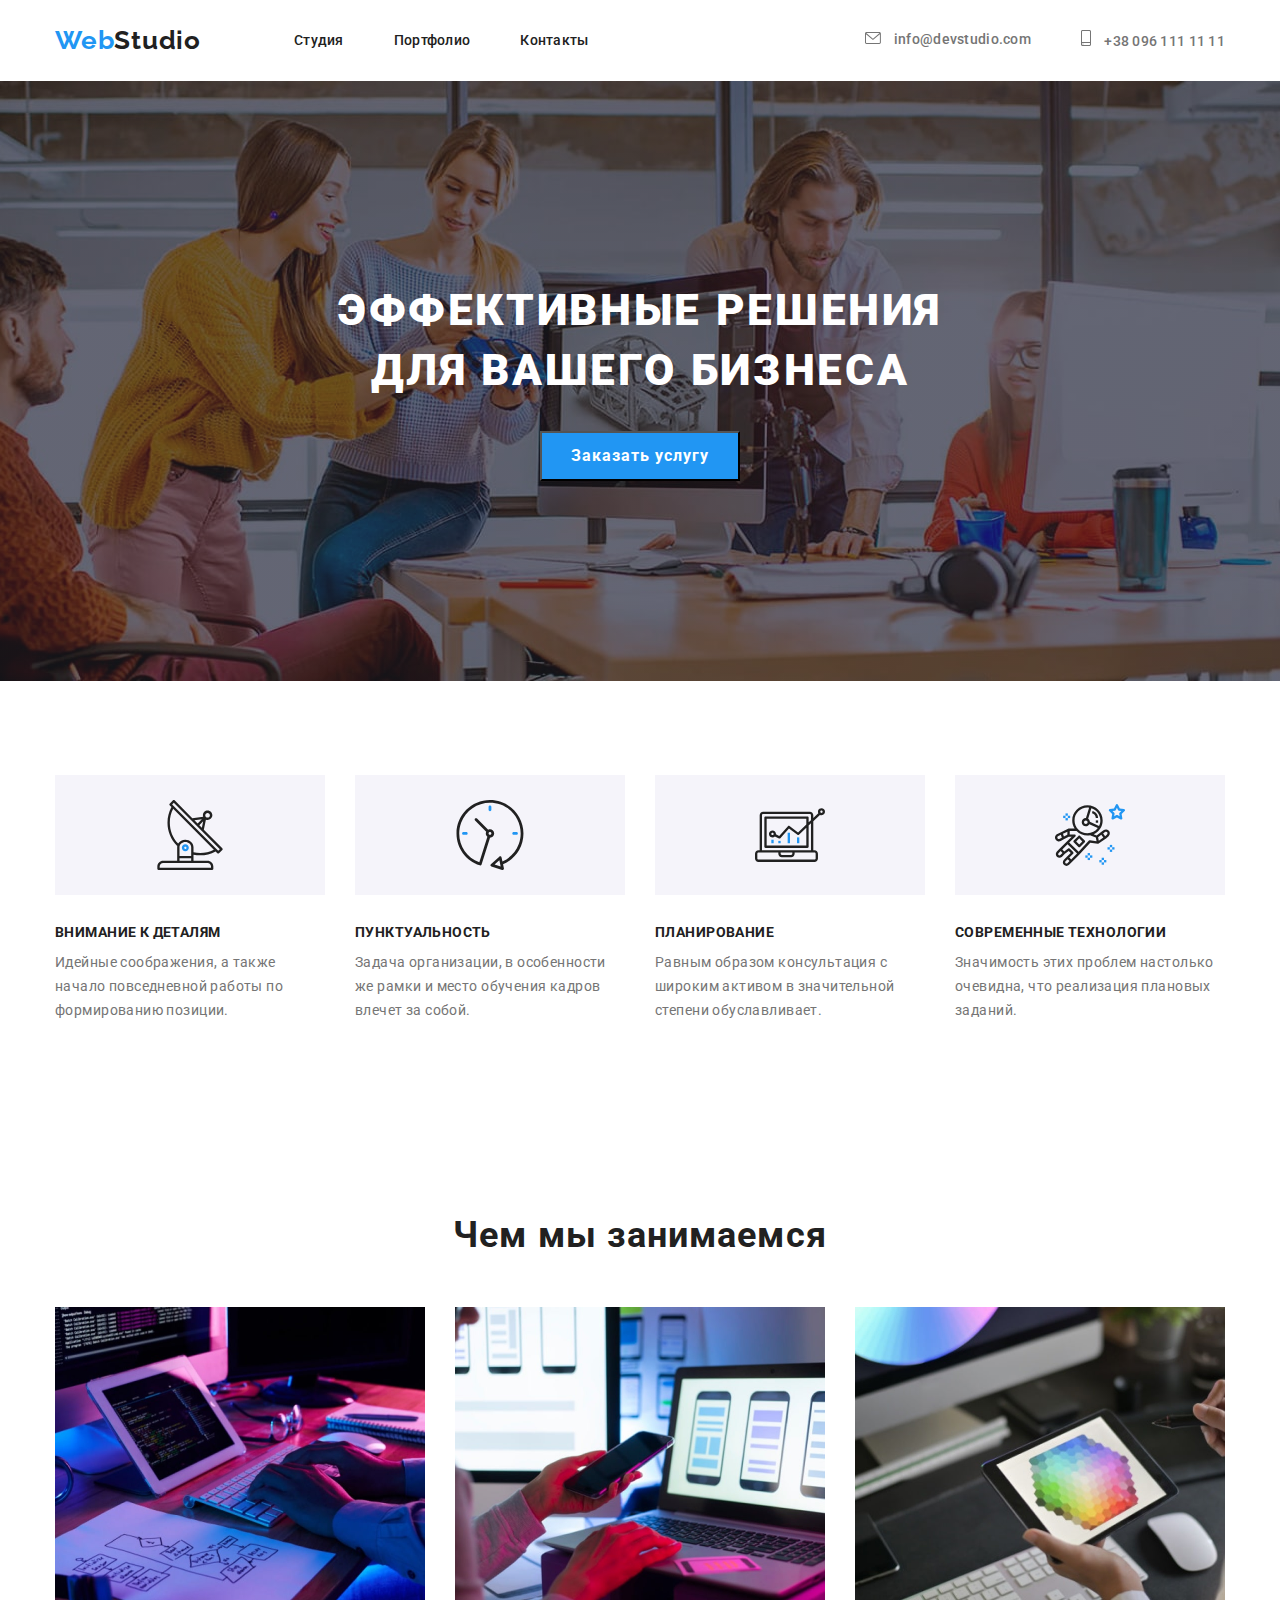
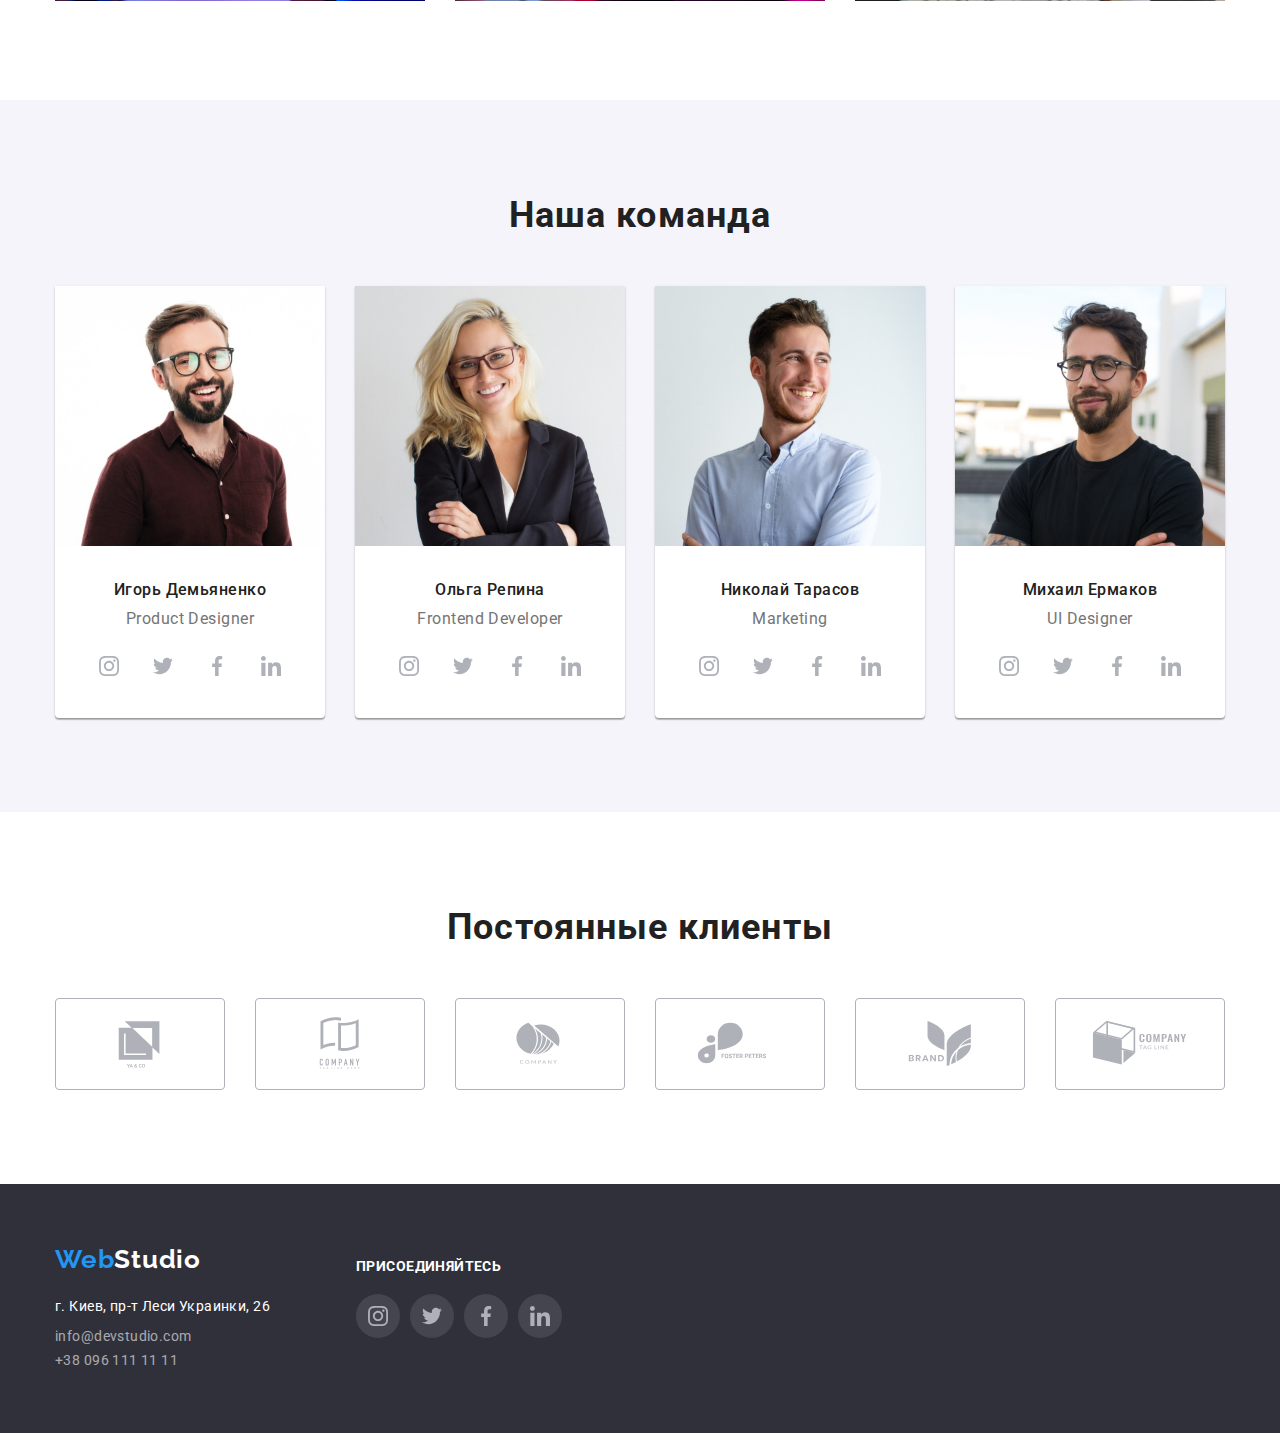
<file: index.html>
<!DOCTYPE html>
<html lang="ru">
  <head>
    <meta charset="UTF-8" />
    <meta http-equiv="X-UA-Compatible" content="IE=edge" />
    <meta name="viewport" content="width=device-width, initial-scale=1.0" />
    <title>WebStudio</title>
    <link rel="preconnect" href="https://fonts.googleapis.com" />
    <link rel="preconnect" href="https://fonts.gstatic.com" crossorigin />
    <link
      href="https://fonts.googleapis.com/css2?family=Raleway:wght@700&family=Roboto:wght@400;500;700;900&display=swap"
      rel="stylesheet"
    />
    <link
      rel="stylesheet"
      href="https://cdnjs.cloudflare.com/ajax/libs/modern-normalize/1.1.0/modern-normalize.min.css"
    />
    <link rel="stylesheet" href="./css/styles.css" />
  </head>
  <body>
    <!-- header -->
    <header class="header">
      <div class="container">
        <a href="./index.html" class="header-logo-web"
          >Web<span class="header-logo">Studio</span></a
        >
        <nav class="site-nav">
          <ul class="site-nav-list list">
            <li class="site-nav-item">
              <a href="./index.html" class="site-nav-link">Студия</a>
            </li>
            <li class="site-nav-item">
              <a href="./portfolio.html" class="site-nav-link">Портфолио</a>
            </li>
            <li class="site-nav-item">
              <a href="Контакты" class="site-nav-link">Контакты</a>
            </li>
          </ul>
        </nav>
        <!-- <div class="container"> -->
        <ul class="header-list list">
          <li class="header-list-item">
            <a href="mailto:info@devstudio.com" class="header-list-link">
              <svg class="icon-email">
                <use href="./images/icons.svg#icon-email"></use>
              </svg>
              info@devstudio.com</a
            >
          </li>
          <li class="header-list-item">
            <a href="tel:+380961111111" class="header-list-link">
              <svg class="icon-phone">
                <use href="./images/icons.svg#icon-smartphone"></use>
              </svg>
              +38 096 111 11 11</a
            >
          </li>
        </ul>
      </div>
    </header>
    <!-- main contener -->
    <main>
      <!-- heading -->
      <section class="hero section">
        <div class="container hero-container">
          <h1 class="hero-title">Эффективные решения для вашего бизнеса</h1>
          <button type="button" class="hero-button">Заказать услугу</button>
        </div>
      </section>
      <!-- about company -->
      <section class="company section">
        <div class="container">
          <ul class="company-list list">
            <!-- attention to detail -->
            <li class="company-item">
              <div class="details">
                <svg class="details-icon">
                  <use href="./images/icons.svg#icon-antenna"></use>
                </svg>
              </div>
              <h3 class="company-title">Внимание к деталям</h3>
              <p class="company-text">
                Идейные соображения, а также начало повседневной работы по формированию позиции.
              </p>
            </li>
            <!-- punctuality -->
            <li class="company-item">
              <div class="details">
                <svg class="details-icon">
                  <use href="./images/icons.svg#icon-clock"></use>
                </svg>
              </div>
              <h3 class="company-title">Пунктуальность</h3>
              <p class="company-text">
                Задача организации, в особенности же рамки и место обучения кадров влечет за собой.
              </p>
            </li>
            <!-- planning -->
            <li class="company-item">
              <div class="details">
                <svg class="details-icon">
                  <use href="./images/icons.svg#icon-diagram"></use>
                </svg>
              </div>
              <h3 class="company-title">Планирование</h3>
              <p class="company-text">
                Равным образом консультация с широким активом в значительной степени обуславливает.
              </p>
            </li>
            <!-- modern technologies -->
            <li class="company-item">
              <div class="details">
                <svg class="details-icon">
                  <use href="./images/icons.svg#icon-astronaut"></use>
                </svg>
              </div>
              <h3 class="company-title">Современные технологии</h3>
              <p class="company-text">
                Значимость этих проблем настолько очевидна, что реализация плановых заданий.
              </p>
            </li>
          </ul>
        </div>
      </section>
      <!-- pichers -->
      <section class="pichers section">
        <div class="container">
          <h2 class="pichers-title">Чем мы занимаемся</h2>
          <ul class="pichers-list list">
            <li class="pichers-foto">
              <img src="./images/image1.jpg" alt="дизайн сайтов" width="370" height="294" />
            </li>
            <li class="pichers-foto">
              <img src="./images/image2.jpg" alt="верстка сайтов" width="370" height="294" />
            </li>
            <li class="pichers-foto">
              <img src="./images/image3.jpg" alt="адаптация сайтов" width="370" height="294" />
            </li>
          </ul>
        </div>
      </section>
      <!-- team -->
      <section class="team section">
        <div class="container">
          <h2 class="team-title">Наша команда</h2>
          <ul class="team-list list">
            <!-- igor -->
            <li class="team-list-item">
              <img
                class="team-foto"
                src="./images/image4.jpg"
                alt="фото Игоря"
                width="270"
                height="260"
              />
              <h3 class="team-item">Игорь Демьяненко</h3>
              <p class="team-text">Product Designer</p>
              <div>
                <ul class="team-social-list list">
                  <li class="team-social-item">
                    <a class="team-social-link" href="">
                      <svg class="team-social-icon">
                        <use href="./images/icons.svg#icon-instagram"></use>
                      </svg>
                    </a>
                  </li>
                  <li class="team-social-item">
                    <a class="team-social-link" href="">
                      <svg class="team-social-icon">
                        <use href="./images/icons.svg#icon-twitter"></use>
                      </svg>
                    </a>
                  </li>
                  <li class="team-social-item">
                    <a class="team-social-link" href="">
                      <svg class="team-social-icon">
                        <use href="./images/icons.svg#icon-facebook"></use>
                      </svg>
                    </a>
                  </li>
                  <li class="team-social-item">
                    <a class="team-social-link" href="">
                      <svg class="team-social-icon">
                        <use href="./images/icons.svg#icon-linkedin"></use>
                      </svg>
                    </a>
                  </li>
                </ul>
              </div>
            </li>
            <!-- olga -->
            <li class="team-list-item">
              <img
                class="team-foto"
                src="./images/image5.jpg"
                alt="фото Ольги"
                width="270"
                height="260"
              />
              <h3 class="team-item">Ольга Репина</h3>
              <p class="team-text">Frontend Developer</p>
              <div>
                <ul class="team-social-list list">
                  <li class="team-social-item">
                    <a class="team-social-link" href="">
                      <svg class="team-social-icon">
                        <use href="./images/icons.svg#icon-instagram"></use>
                      </svg>
                    </a>
                  </li>
                  <li class="team-social-item">
                    <a class="team-social-link" href="">
                      <svg class="team-social-icon">
                        <use href="./images/icons.svg#icon-twitter"></use>
                      </svg>
                    </a>
                  </li>
                  <li class="team-social-item">
                    <a class="team-social-link" href="">
                      <svg class="team-social-icon">
                        <use href="./images/icons.svg#icon-facebook"></use>
                      </svg>
                    </a>
                  </li>
                  <li class="team-social-item">
                    <a class="team-social-link" href="">
                      <svg class="team-social-icon">
                        <use href="./images/icons.svg#icon-linkedin"></use>
                      </svg>
                    </a>
                  </li>
                </ul>
              </div>
            </li>
            <!-- nikolay -->
            <li class="team-list-item">
              <img
                class="team-foto"
                src="./images/image6.jpg"
                alt="фото Николая"
                width="270"
                height="260"
              />
              <h3 class="team-item">Николай Тарасов</h3>
              <p class="team-text">Marketing</p>
              <div>
                <ul class="team-social-list list">
                  <li class="team-social-item">
                    <a class="team-social-link" href="">
                      <svg class="team-social-icon">
                        <use href="./images/icons.svg#icon-instagram"></use>
                      </svg>
                    </a>
                  </li>
                  <li class="team-social-item">
                    <a class="team-social-link" href="">
                      <svg class="team-social-icon">
                        <use href="./images/icons.svg#icon-twitter"></use>
                      </svg>
                    </a>
                  </li>
                  <li class="team-social-item">
                    <a class="team-social-link" href="">
                      <svg class="team-social-icon">
                        <use href="./images/icons.svg#icon-facebook"></use>
                      </svg>
                    </a>
                  </li>
                  <li class="team-social-item">
                    <a class="team-social-link" href="">
                      <svg class="team-social-icon">
                        <use href="./images/icons.svg#icon-linkedin"></use>
                      </svg>
                    </a>
                  </li>
                </ul>
              </div>
            </li>
            <!-- mihail -->
            <li class="team-list-item">
              <img
                class="team-foto"
                src="./images/image7.jpg"
                alt="фото Михаила"
                width="270"
                height="260"
              />
              <h3 class="team-item">Михаил Ермаков</h3>
              <p class="team-text">UI Designer</p>
              <div>
                <ul class="team-social-list list">
                  <li class="team-social-item">
                    <a class="team-social-link" href="">
                      <svg class="team-social-icon">
                        <use href="./images/icons.svg#icon-instagram"></use>
                      </svg>
                    </a>
                  </li>
                  <li class="team-social-item">
                    <a class="team-social-link" href="">
                      <svg class="team-social-icon">
                        <use href="./images/icons.svg#icon-twitter"></use>
                      </svg>
                    </a>
                  </li>
                  <li class="team-social-item">
                    <a class="team-social-link" href="">
                      <svg class="team-social-icon">
                        <use href="./images/icons.svg#icon-facebook"></use>
                      </svg>
                    </a>
                  </li>
                  <li class="team-social-item">
                    <a class="team-social-link" href="">
                      <svg class="team-social-icon">
                        <use href="./images/icons.svg#icon-linkedin"></use>
                      </svg>
                    </a>
                  </li>
                </ul>
              </div>
            </li>
          </ul>
        </div>
      </section>
      <!-- partners -->
      <section class="partners section">
        <div class="container">
          <h2 class="partners-title">Постоянные клиенты</h2>
          <ul class="partners-list list">
            <li class="partners-list-item">
              <a class="partners-link" href="">
                <svg class="partners-logo">
                  <use href="./images/icons.svg#icon-logo1"></use>
                </svg>
              </a>
            </li>
            <li class="partners-list-item">
              <a class="partners-link" href="">
                <svg class="partners-logo">
                  <use href="./images/icons.svg#icon-logo2"></use>
                </svg>
              </a>
            </li>
            <li class="partners-list-item">
              <a class="partners-link" href="">
                <svg class="partners-logo">
                  <use href="./images/icons.svg#icon-logo3"></use>
                </svg>
              </a>
            </li>
            <li class="partners-list-item">
              <a class="partners-link" href="">
                <svg class="partners-logo">
                  <use href="./images/icons.svg#icon-logo4"></use>
                </svg>
              </a>
            </li>
            <li class="partners-list-item">
              <a class="partners-link" href="">
                <svg class="partners-logo">
                  <use href="./images/icons.svg#icon-logo5"></use>
                </svg>
              </a>
            </li>
            <li class="partners-list-item">
              <a class="partners-link" href="">
                <svg class="partners-logo">
                  <use href="./images/icons.svg#icon-logo6"></use>
                </svg>
              </a>
            </li>
          </ul>
        </div>
      </section>
    </main>
    <!-- footer -->
    <footer class="footer">
      <div class="container">
        <div class="footer-container">
          <a href="./index.html" class="footer-logo-web"
            >Web<span class="footer-logo">Studio</span></a
          >
          <address class="footer-address">г. Киев, пр-т Леси Украинки, 26</address>
          <a href="mailto:info@devstudio.com" class="footer-link">info@devstudio.com</a>
          <div>
            <a href="tel:+380961111111" class="footer-link footer-link-phone">+38 096 111 11 11</a>
          </div>
        </div>
        <div class="conect container">
          <div>
            <h3 class="conect-title">присоединяйтесь</h3>
            <ul class="conect-social-list list">
              <li class="conect-social-item">
                <a class="conect-social-link" href="">
                  <svg class="conect-social-icon">
                    <use href="./images/icons.svg#icon-instagram"></use>
                  </svg>
                </a>
              </li>
              <li class="conect-social-item">
                <a class="conect-social-link" href="">
                  <svg class="conect-social-icon">
                    <use href="./images/icons.svg#icon-twitter"></use>
                  </svg>
                </a>
              </li>
              <li class="conect-social-item">
                <a class="conect-social-link" href="">
                  <svg class="conect-social-icon">
                    <use href="./images/icons.svg#icon-facebook"></use>
                  </svg>
                </a>
              </li>
              <li class="conect-social-item">
                <a class="conect-social-link" href="">
                  <svg class="conect-social-icon">
                    <use href="./images/icons.svg#icon-linkedin"></use>
                  </svg>
                </a>
              </li>
            </ul>
          </div>
        </div>
      </div>
    </footer>
  </body>
</html>
</file>
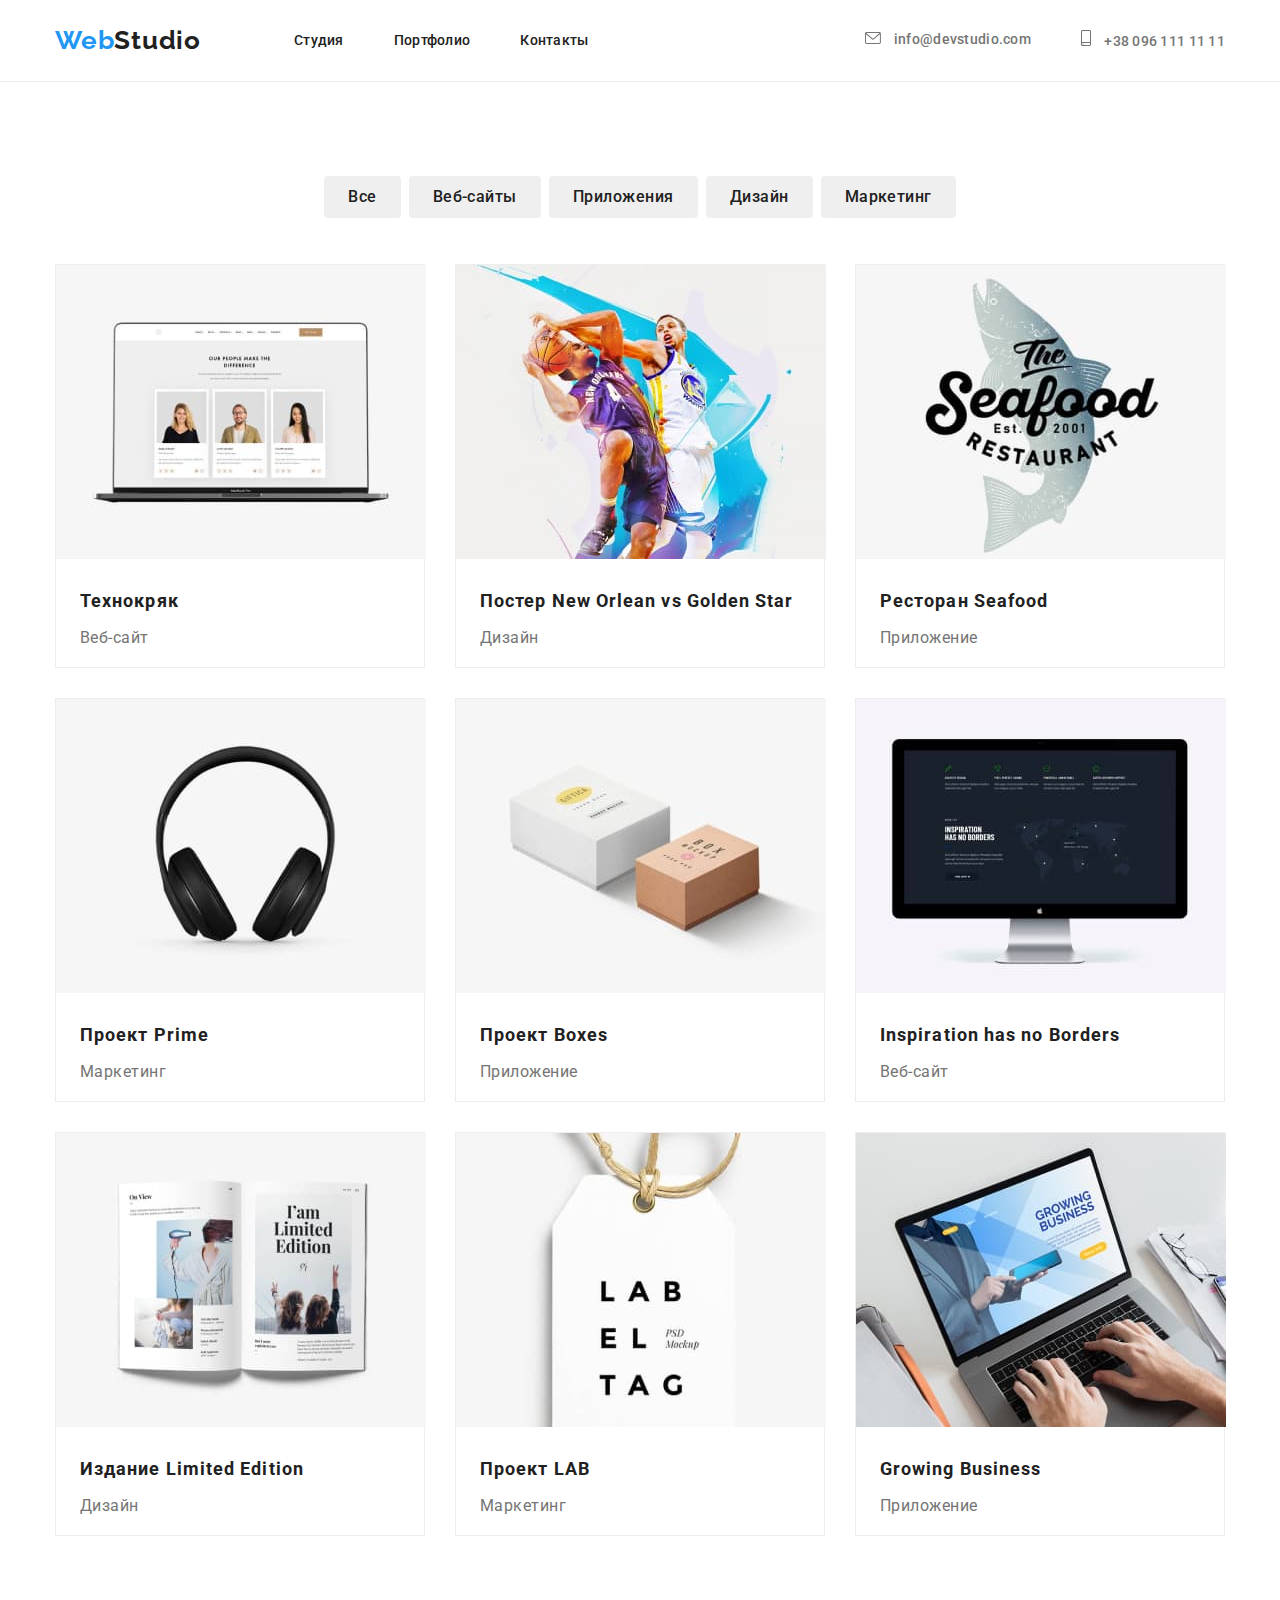
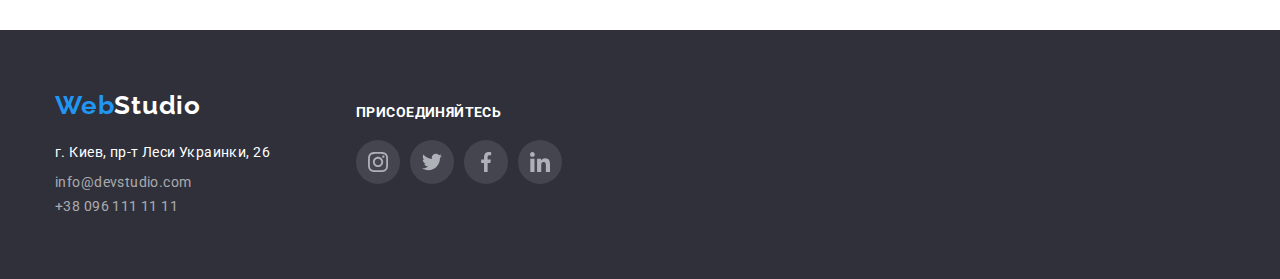
<file: portfolio.html>
<!DOCTYPE html>
<html lang="ru">
  <head>
    <meta charset="UTF-8" />
    <meta http-equiv="X-UA-Compatible" content="IE=edge" />
    <meta name="viewport" content="width=device-width, initial-scale=1.0" />
    <title>Portfolio</title>
    <link rel="preconnect" href="https://fonts.googleapis.com" />
    <link rel="preconnect" href="https://fonts.gstatic.com" crossorigin />
    <link
      href="https://fonts.googleapis.com/css2?family=Raleway:wght@700&family=Roboto:wght@400;500;700;900&display=swap"
      rel="stylesheet"
    />
    <link
      rel="stylesheet"
      href="https://cdnjs.cloudflare.com/ajax/libs/modern-normalize/1.1.0/modern-normalize.min.css"
    />
    <link rel="stylesheet" href="./css/styles.css" />
  </head>
  <body>
    <!-- header -->
    <header class="header header-portfolio">
      <div class="container">
        <a href="./index.html" class="header-logo-web"
          >Web<span class="header-logo">Studio</span></a
        >
        <nav class="site-nav">
          <ul class="site-nav-list list">
            <li class="site-nav-item">
              <a href="./index.html" class="site-nav-link">Студия</a>
            </li>
            <li class="site-nav-item">
              <a href="./portfolio.html" class="site-nav-link">Портфолио</a>
            </li>
            <li class="site-nav-item">
              <a href="Контакты" class="site-nav-link">Контакты</a>
            </li>
          </ul>
        </nav>
        <ul class="header-list list">
          <li class="header-list-item">
            <a href="mailto:info@devstudio.com" class="header-list-link">
              <svg class="icon-email">
                <use href="./images/icons.svg#icon-email"></use>
              </svg>
              info@devstudio.com</a
            >
          </li>
          <li class="header-list-item">
            <a href="tel:+380961111111" class="header-list-link">
              <svg class="icon-phone">
                <use href="./images/icons.svg#icon-smartphone"></use>
              </svg>
              +38 096 111 11 11</a
            >
          </li>
        </ul>
      </div>
    </header>
    <!-- main contener -->
    <main>
      <!-- heading -->
      <section class="portfolio section">
        <div class="container">
          <h1 class="visually-hidden">Портфолио</h1>
          <ul class="filters-list list">
            <li class="filters-item filters-item-fist">
              <button class="filters-button" type="button">Все</button>
            </li>
            <li class="filters-item">
              <button class="filters-button" type="button">Веб-сайты</button>
            </li>
            <li class="filters-item">
              <button class="filters-button" type="button">Приложения</button>
            </li>
            <li class="filters-item">
              <button class="filters-button" type="button">Дизайн</button>
            </li>
            <li class="filters-item">
              <button class="filters-button" type="button">Маркетинг</button>
            </li>
          </ul>
          <ul class="portfolio-list list">
            <li class="portfolio-item">
              <img
                class="portfolio-fofto"
                src="./images/portfolio-texno.jpg"
                alt="веб-сайт технокряк"
                width="370"
                height="294"
              />
              <h2 class="portfolio-title">Технокряк</h2>
              <p class="portfolio-text">Веб-сайт</p>
            </li>
            <li class="portfolio-item">
              <img
                class="portfolio-fofto"
                src="./images/portfolio-poster.jpg"
                alt="дизайн постеров"
                width="370"
                height="294"
              />
              <h2 class="portfolio-title">Постер New Orlean vs Golden Star</h2>
              <p class="portfolio-text">Дизайн</p>
            </li>
            <li class="portfolio-item">
              <img
                class="portfolio-fofto"
                src="./images/portfolio-sea-food.jpg"
                alt="ресторан seafood"
                width="370"
                height="294"
              />
              <h2 class="portfolio-title">Ресторан Seafood</h2>
              <p class="portfolio-text">Приложение</p>
            </li>
            <li class="portfolio-item">
              <img
                class="portfolio-fofto"
                src="./images/portfolio-prime.jpg"
                alt="проект prime"
                width="370"
                height="294"
              />
              <h2 class="portfolio-title">Проект Prime</h2>
              <p class="portfolio-text">Маркетинг</p>
            </li>
            <li class="portfolio-item">
              <img
                class="portfolio-fofto"
                src="./images/portfolio-boxes.jpg"
                alt="проект boxes"
                width="370"
                height="294"
              />
              <h2 class="portfolio-title">Проект Boxes</h2>
              <p class="portfolio-text">Приложение</p>
            </li>
            <li class="portfolio-item">
              <img
                class="portfolio-fofto"
                src="./images/portfolio-inspiration.jpg"
                alt="веб-сайт inspiration"
                width="370"
                height="294"
              />
              <h2 class="portfolio-title">Inspiration has no Borders</h2>
              <p class="portfolio-text">Веб-сайт</p>
            </li>
            <li class="portfolio-item">
              <img
                class="portfolio-fofto"
                src="./images/portfolio-edition.jpg"
                alt="издание limited edition"
                width="370"
                height="294"
              />
              <h2 class="portfolio-title">Издание Limited Edition</h2>
              <p class="portfolio-text">Дизайн</p>
            </li>
            <li class="portfolio-item">
              <img
                class="portfolio-fofto"
                src="./images/portfolio-lab.jpg"
                alt="проект lab"
                width="370"
                height="294"
              />
              <h2 class="portfolio-title">Проект LAB</h2>
              <p class="portfolio-text">Маркетинг</p>
            </li>
            <li class="portfolio-item">
              <img
                class="portfolio-fofto"
                src="./images/portfolio-growing.jpg"
                alt="приложение growing business"
                width="370"
                height="294"
              />
              <h2 class="portfolio-title">Growing Business</h2>
              <p class="portfolio-text">Приложение</p>
            </li>
          </ul>
        </div>
      </section>
    </main>
    <!-- footer -->
    <footer class="footer">
      <div class="container">
        <div class="footer-container">
          <a href="./index.html" class="footer-logo-web"
            >Web<span class="footer-logo">Studio</span></a
          >
          <address class="footer-address">г. Киев, пр-т Леси Украинки, 26</address>
          <a href="mailto:info@devstudio.com" class="footer-link">info@devstudio.com</a>
          <div>
            <a href="tel:+380961111111" class="footer-link footer-link-phone">+38 096 111 11 11</a>
          </div>
        </div>
        <div class="conect container">
          <div>
            <h3 class="conect-title">присоединяйтесь</h3>
            <ul class="conect-social-list list">
              <li class="conect-social-item">
                <a class="conect-social-link" href="">
                  <svg class="conect-social-icon">
                    <use href="./images/icons.svg#icon-instagram"></use>
                  </svg>
                </a>
              </li>
              <li class="conect-social-item">
                <a class="conect-social-link" href="">
                  <svg class="conect-social-icon">
                    <use href="./images/icons.svg#icon-twitter"></use>
                  </svg>
                </a>
              </li>
              <li class="conect-social-item">
                <a class="conect-social-link" href="">
                  <svg class="conect-social-icon">
                    <use href="./images/icons.svg#icon-facebook"></use>
                  </svg>
                </a>
              </li>
              <li class="conect-social-item">
                <a class="conect-social-link" href="">
                  <svg class="conect-social-icon">
                    <use href="./images/icons.svg#icon-linkedin"></use>
                  </svg>
                </a>
              </li>
            </ul>
          </div>
        </div>
      </div>
    </footer>
  </body>
</html>
</file>
<file: css/styles.css>
/* root */
:root {
  --primery-background-color: #ffffff;
  --secondary-background-color: #e5e5e5;
  --section-background-color: #f5f4fa;
  --header-background-color: #2f303a;
  --primery-text-color: #212121;
  --secondary-text-color: #2196f3;
  --link-text-color: #757575;
  --footer-text-color: rgba(255, 255, 255, 0.6);
  --line-fist-color: #ececec;
  --line-second-color: #eeeeee;
  --border-first-color: #afb1b8;
}

/* ----------------------------------------------------------------INDEX---------------------------------------------------------------- */

/* --------------------------------BODY-------------------------------- */

body {
  background-color: var(--primery-background-color);
  font-family: 'Roboto', sans-serif;
}

.list {
  list-style-type: none;
  margin: 0;
  padding: 0;
}

.visually-hidden {
  position: absolute;
  white-space: nowrap;
  width: 1px;
  height: 1px;
  overflow: hidden;
  border: 0;
  padding: 0;
  clip: rect(0 0 0 0);
  clip-path: inset(50%);
  margin: -1px;
}
.container {
  width: 1200px;
  margin: auto;
  padding-left: 15px;
  padding-right: 15px;
  text-align: center;
  /* outline: 2px solid red; */
}

.section {
  padding-top: 94px;
  padding-bottom: 94px;
}
/* --------------------------------HEADER-------------------------------- */

/* web studio */
.header-logo {
  /* margin-right: 93px; */
  font-family: Raleway;
  font-weight: 700;
  font-size: 26px;
  line-height: 1.19;
  letter-spacing: 0.03em;
  color: var(--primery-text-color);
  text-decoration: none;
}

.header-logo-web {
  padding-top: 25px;
  padding-bottom: 25px;
  font-family: Raleway;
  font-weight: 700;
  font-size: 26px;
  line-height: 1.19;
  letter-spacing: 0.03em;
  color: var(--secondary-text-color);
  text-decoration: none;
}

.header-list-link {
  padding-top: 32px;
  padding-bottom: 32px;
  font-weight: 500;
  font-size: 14px;
  line-height: 1.14;
  letter-spacing: 0.02em;
  color: var(--link-text-color);
  text-decoration: none;
}

.header-list-link:hover,
.header-list-link:focus {
  color: var(--secondary-text-color);
}
.header-list {
  display: flex;
  margin-left: auto;
}

.header .container {
  display: flex;
  align-items: center;
}

.header-list-item:not(:first-child) {
  padding-left: 50px;
}

.header-portfolio {
  border-bottom: 1px solid var(--line-fist-color);
}

/* --------------------------------NAV-------------------------------- */

.site-nav-link {
  padding-top: 32px;
  padding-bottom: 32px;
  font-weight: 500;
  font-size: 14px;
  line-height: 1.14;
  letter-spacing: 0.02em;
  color: var(--primery-text-color);
  text-decoration: none;
}

.site-nav-item:not(:first-child) {
  padding-left: 50px;
}

.site-nav-link:hover,
.site-nav-link:focus {
  color: var(--secondary-text-color);
  text-decoration: none;
  tab-size: 1;
}
.site-nav-list {
  margin-left: 93px;
  display: flex;
}

.icon-email {
  width: 16px;
  height: 12px;
  margin-right: 10px;
  fill: currentColor;
}

.icon-email:hover,
.icon-email:focus {
  fill: var(--secondary-text-color);
}

.icon-phone {
  width: 10px;
  height: 16px;
  margin-right: 10px;
  fill: currentColor;
}

.icon-phone:hover,
.icon-phone:focus {
  fill: var(--secondary-text-color);
}

/* --------------------------------HERO-------------------------------- */

.hero {
  height: 600px;
  padding-top: 200px;
  padding-bottom: 200px;
  background-color: var(--header-background-color);
  background-image: linear-gradient(rgba(47, 48, 58, 0.4), rgba(47, 48, 58, 0.4)),
    url(../images/hero.jpg);
  background-repeat: no-repeat;
  background-position: center;
  background-size: cover;
}

.hero-title {
  margin: 0;
  padding: 0;
  margin-left: 237px;
  margin-bottom: 30px;
  max-width: 696px;
  font-weight: 900;
  font-size: 44px;
  line-height: 1.36;
  text-align: center;
  letter-spacing: 0.06em;
  text-transform: uppercase;
  color: var(--primery-background-color);
}

.hero-button {
  min-height: 50px;
  min-width: 200px;
  font-weight: bold;
  font-size: 16px;
  line-height: 1.87;
  align-items: center;
  text-align: center;
  letter-spacing: 0.06em;
  background-color: var(--secondary-text-color);
  color: var(--primery-background-color);
  cursor: pointer;
}

/* --------------------------------COMPANY-------------------------------- */

/* .company {
  padding-top: 94px;
  padding-bottom: 94px;
} */

.company-list {
  display: flex;
  text-align: left;
}

.company-item {
  width: 270px;
  height: 251px;
}

.company-item:not(:first-child) {
  margin-left: 30px;
}

.company-title {
  margin: 0;
  padding: 0;
  margin-bottom: 10px;
  font-weight: 700;
  font-size: 14px;
  line-height: 1.14;
  letter-spacing: 0.03em;
  text-transform: uppercase;
  color: var(--primery-text-color);
}

.company-text {
  margin: 0;
  padding: 0;
  font-weight: 400;
  font-size: 14px;
  line-height: 1.71;
  letter-spacing: 0.03em;
  color: var(--link-text-color);
}

.details {
  display: flex;
  align-items: center;
  justify-content: center;
  width: 270px;
  height: 120px;
  margin-bottom: 30px;
  background-color: var(--section-background-color);
}

.details-icon {
  width: 70px;
  height: 70px;
}
/* --------------------------------PICHERS-------------------------------- */

.pichers-title {
  margin: 0;
  padding: 0;
  margin-bottom: 50px;
  font-weight: 700;
  font-size: 36px;
  line-height: 1.2;
  text-align: center;
  letter-spacing: 0.03em;
  color: var(--primery-text-color);
}

.pichers-list {
  display: flex;
  /* justify-content: space-between; */
}

/* .pichers-foto {
    
} */

.pichers-foto:not(:first-child) {
  margin-left: 30px;
}

/* --------------------------------TEAM-------------------------------- */
.team {
  /* padding-top: 94px;
  padding-bottom: 94px; */
  background-color: var(--section-background-color);
}

.team-title {
  margin: 0;
  padding: 0;
  margin-bottom: 50px;
  font-weight: 700;
  font-size: 36px;
  line-height: 1.17;
  text-align: center;
  letter-spacing: 0.03em;
  color: var(--primery-text-color);
}

.team-list {
  display: flex;
}

.team-list-item {
  width: 270px;
  background: var(--primery-background-color);
  box-shadow: 0px 1px 3px rgba(0, 0, 0, 0.12), 0px 1px 1px rgba(0, 0, 0, 0.14),
    0px 2px 1px rgba(0, 0, 0, 0.2);
  border-radius: 0px 0px 4px 4px;
}

.team-list-item:not(:first-child) {
  margin-left: 30px;
}

.team-item {
  margin: 0;
  padding: 0;
  font-weight: 500;
  font-size: 16px;
  line-height: 1.19;
  text-align: center;
  letter-spacing: 0.03em;
  color: var(--primery-text-color);
}

.team-item {
  margin: 0;
  padding: 0;
  margin-bottom: 10px;
  font-weight: 500;
  font-size: 16px;
  line-height: 1.19;
  text-align: center;
  letter-spacing: 0.03em;
  color: var(--primery-text-color);
}

.team-text {
  margin: 0;
  padding: 0;
  margin-bottom: 16px;
  font-weight: 400;
  font-size: 16px;
  line-height: 1.19;
  text-align: center;
  letter-spacing: 0.03em;
  color: var(--link-text-color);
}

.team-foto {
  margin-bottom: 30px;
}

.team-social-list {
  margin: 0;
  padding: 0;
  margin-left: 32px;
  margin-right: -10px;
  margin-bottom: 30px;
  width: 206px;
  height: 44px;
  display: flex;
  justify-content: center;
  align-items: center;
}

.team-social-item {
  width: 44px;
  height: 44px;
}

.team-social-item:not(:first-child) {
  margin-left: 10px;
}

.team-social-link {
  width: 44px;
  height: 44px;
  display: flex;
  justify-content: center;
  align-items: center;
  color: var(--border-first-color);
  border-radius: 50%;
}

.team-social-link:hover,
.team-social-link:focus {
  background-color: var(--secondary-text-color);
  color: var(--primery-background-color);
}

.team-social-icon {
  width: 20px;
  height: 20px;
  fill: currentColor;
}
/* --------------------------------PARTNERS-------------------------------- */

.partners-title {
  margin: 0;
  padding: 0;
  margin-bottom: 50px;
  font-weight: 700;
  font-size: 36px;
  line-height: 1.17;
  text-align: center;
  letter-spacing: 0.03em;
  color: var(--primery-text-color);
}

.partners-list {
  display: flex;
}

.partners-list-item {
  display: inline-flex;
  width: 170px;
  height: 92px;
}
.partners-list-item:not(:first-child) {
  margin-left: 30px;
}

.partners-list-item:hover,
.partners-list-item:focus {
  color: var(--secondary-text-color);
  border: 1px solid var(--secondary-text-color);
  cursor: pointer;
}

.partners-link {
  display: flex;
  fill: currentColor;
  color: currentColor;
  width: 170px;
  height: 92px;
  color: var(--border-first-color);
  border: 1px solid var(--border-first-color);
  box-sizing: border-box;
  border-radius: 4px;
  align-items: center;
  justify-content: center;
}

.partners-link:hover,
.partners-link:focus {
  color: var(--secondary-text-color);
  cursor: pointer;
}

.partners-logo {
  fill: currentColor;
  width: 106px;
  height: 60px;
}

.partners-logo:hover,
.partners-logo:focus {
  fill: var(--secondary-text-color);
  cursor: pointer;
}

/* --------------------------------FOOTER-------------------------------- */
.footer {
  padding-top: 60px;
  padding-bottom: 60px;
  display: flex;
  background-color: var(--header-background-color);
}

.footer .container {
  display: flex;
}

.footer-contacts {
  margin: 0;
  padding: 0;
  width: 278px;
}

.footer-container {
  margin: 0;
  padding: 0;
  width: 231px;
  /* height: 31px; */
  text-align: left;
}

.footer-contacts-address {
  margin: 0;
  padding: 0;
  width: 145px;
  height: 31px;
  text-align: left;
}

.footer-logo {
  font-family: Raleway;
  font-weight: 700;
  font-size: 26px;
  line-height: 1.19;
  letter-spacing: 0.03em;
  color: var(--primery-background-color);
}

.footer-logo-web {
  font-family: Raleway;
  font-weight: 700;
  font-size: 26px;
  line-height: 1.19;
  letter-spacing: 0.03em;
  color: var(--secondary-text-color);
  text-decoration: none;
}

.footer-address {
  width: 231px;
  height: 30px;
  margin-top: 20px;
  font-style: normal;
  font-weight: 400;
  font-size: 14px;
  line-height: 1.71;
  letter-spacing: 0.03em;
  color: var(--primery-background-color);
}
.footer-link {
  width: 231px;
  height: 30px;
  margin-top: 9px;
  font-weight: 400;
  font-size: 14px;
  line-height: 1.71;
  letter-spacing: 0.03em;
  color: var(--footer-text-color);
  text-decoration: none;
}

/* .footer-link-phone {
  width: 231px;
  height: 30px;
  margin-top: 9px;
} */

.conect {
  margin: 0;
  padding: 0;
  margin-left: 70px;
}

.conect-title {
  width: 145px;
  height: 16px;
  margin-bottom: 20px;
  text-align: left;
  font-weight: 700;
  font-size: 14px;
  line-height: 16px;
  letter-spacing: 0.03em;
  text-transform: uppercase;
  color: var(--primery-background-color);
}

.conect-social-list {
  margin: 0;
  padding: 0;
  width: 206px;
  height: 44px;
  display: flex;
  justify-content: left;
  align-items: center;
}

.conect-social-item {
  width: 44px;
  height: 44px;
}

.conect-social-item:not(:first-child) {
  margin-left: 10px;
}

.conect-social-link {
  width: 44px;
  height: 44px;
  display: flex;
  justify-content: center;
  align-items: center;
  color: var(--border-first-color);
  background: rgba(255, 255, 255, 0.1);
  border-radius: 50%;
}

.conect-social-link:hover,
.conect-social-link:focus {
  background-color: var(--secondary-text-color);
  color: var(--primery-background-color);
}

.conect-social-icon {
  width: 20px;
  height: 20px;
  fill: currentColor;
}
/* ----------------------------------------------------------------PORTFOLIO---------------------------------------------------------------- */

/* --------------------------------FILTERS-------------------------------- */

.filters-list {
  display: flex;
  margin-bottom: 50px;
  justify-content: center;
  align-items: center;
  border-color: var(--section-background-color);
}

.filters-button {
  padding: 6px 22px;
  color: var(--primery-text-color);
  font-family: inherit;
  font-weight: 500;
  font-size: 16px;
  line-height: 1.62;
  text-align: center;
  letter-spacing: 0.03em;
  border-radius: 4px;
  border-color: transparent;
}

.filters-item {
  margin-left: 8px;
  height: 38px;
}

.filters-item-fist {
  margin-left: 0px;
}

.filters-item :hover,
.filters-item :focus {
  background-color: var(--secondary-text-color);
  color: var(--primery-background-color);
  cursor: pointer;
  box-shadow: 0px 3px 1px rgba(0, 0, 0, 0.1), 0px 1px 2px rgba(0, 0, 0, 0.08),
    0px 2px 2px rgba(0, 0, 0, 0.12);
}

/* --------------------------------PORTFOLIO-------------------------------- */

.portfolio-list {
  display: inline-flex;
  flex-wrap: wrap;
}

.portfolio-item {
  margin-left: 30px;
  margin-bottom: 30px;
  width: 370px;
  height: 404px;
  background: var(--primery-background-color);
  border: 1px solid var(--line-second-color);
}

.portfolio-item:nth-child(3n + 1) {
  margin-left: 0px;
}

.portfolio-item:nth-last-child(-n + 3) {
  margin-bottom: 0px;
}

.portfolio-item:hover,
.portfolio-item:focus {
  cursor: pointer;
  box-shadow: 0px 1px 1px rgba(0, 0, 0, 0.12), 0px 4px 4px rgba(0, 0, 0, 0.06),
    1px 4px 6px rgba(0, 0, 0, 0.16);
}

.portfolio-title {
  margin: 0;
  padding: 0;
  margin-top: 20px;
  margin-bottom: 4px;
  margin-left: 24px;
  margin-right: 24px;
  text-align: left;
  font-weight: 700;
  font-size: 18px;
  line-height: 2;
  letter-spacing: 0.06em;
  color: var(--primery-text-color);
}

.portfolio-text {
  margin: 0;
  padding: 0;
  margin-bottom: 20px;
  margin-left: 24px;
  margin-right: 24px;
  text-align: left;
  font-weight: 400;
  font-size: 16px;
  line-height: 1.87;
  letter-spacing: 0.03em;
  color: var(--link-text-color);
}
</file>
